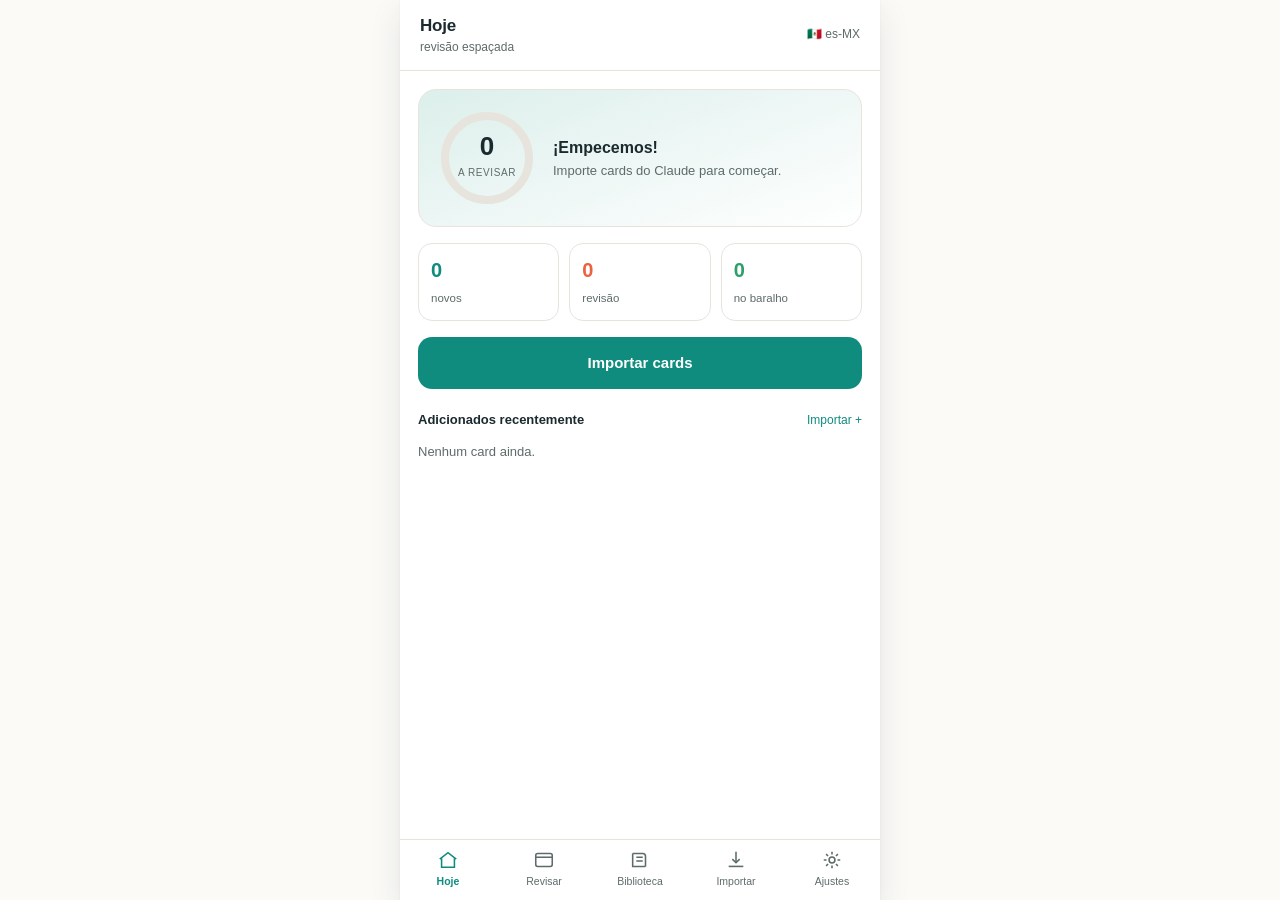
<file: spanish_review/index.html>
<!doctype html>
<html lang="pt-BR">
<head>
<meta charset="utf-8">
<meta name="viewport" content="width=device-width, initial-scale=1, viewport-fit=cover">
<meta name="theme-color" content="#0F8C7E">
<title>Revisão de Espanhol</title>
<link rel="manifest" href="manifest.webmanifest">
<link rel="icon" href="icon.svg" type="image/svg+xml">
<link rel="apple-touch-icon" href="icon.svg">
<link rel="stylesheet" href="styles.css">
</head>
<body>
<div class="app">
  <header class="appbar">
    <div>
      <div class="title" id="bar-title">Hoje</div>
      <div class="sub" id="bar-sub">revisão espaçada</div>
    </div>
    <div class="variant" id="variant-lbl">🇲🇽 es-MX</div>
  </header>

  <div class="screenwrap">
    <!-- HOJE -->
    <section class="screen active" id="s-hoje">
      <div class="hero">
        <div class="ring">
          <svg width="96" height="96" viewBox="0 0 96 96">
            <circle cx="48" cy="48" r="42" stroke="var(--line)" stroke-width="8" fill="none"></circle>
            <circle id="ring-arc" cx="48" cy="48" r="42" stroke="var(--accent)" stroke-width="8" fill="none"
                    stroke-linecap="round" stroke-dasharray="264" stroke-dashoffset="264"></circle>
          </svg>
          <div class="num"><b id="ring-due">0</b><small>a revisar</small></div>
        </div>
        <div class="h-txt">
          <h3 id="hoje-greet">¡Hola!</h3>
          <p id="hoje-msg">Nada para revisar agora.</p>
          <span class="streak" id="streak">🔥 <span id="streak-n">0</span> dias</span>
        </div>
      </div>

      <div class="statrow">
        <div class="stat new"><b id="st-new">0</b><span>novos</span></div>
        <div class="stat due"><b id="st-due">0</b><span>revisão</span></div>
        <div class="stat done"><b id="st-total">0</b><span>no baralho</span></div>
      </div>

      <button class="btn" id="hoje-review" onclick="go('revisar')">▶ Revisar</button>

      <div class="minihdr"><h4>Adicionados recentemente</h4><a onclick="go('importar')">Importar +</a></div>
      <div id="hoje-recent"></div>
    </section>

    <!-- REVISAR -->
    <section class="screen" id="s-revisar">
      <div id="rev-live" class="hidden">
        <div class="progress"><i id="prog" style="width:0%"></i></div>
        <div class="revmeta"><span id="rev-count">Card 1</span><span id="rev-left"></span></div>
        <div class="card" id="card"></div>
        <button class="btn showbtn" id="showbtn" onclick="revealCard()">Mostrar resposta</button>
        <div class="grades hidden" id="grades">
          <button class="grade again" onclick="grade('again')"><b>Errei</b><small data-g="again">–</small></button>
          <button class="grade hard" onclick="grade('hard')"><b>Difícil</b><small data-g="hard">–</small></button>
          <button class="grade good" onclick="grade('good')"><b>Bom</b><small data-g="good">–</small></button>
          <button class="grade easy" onclick="grade('easy')"><b>Fácil</b><small data-g="easy">–</small></button>
        </div>
      </div>
      <div class="done-state hidden" id="rev-done">
        <div class="big">🎉</div>
        <h3>¡Terminado por hoy!</h3>
        <p id="rev-done-msg">Você revisou tudo que vencia hoje.</p>
        <button class="btn ghost" onclick="go('hoje')">Voltar ao início</button>
      </div>
      <div class="empty-state hidden" id="rev-empty">
        <div class="big">🌵</div>
        <h3>Nada para revisar</h3>
        <p>Sem cards vencendo agora. Importe do Claude ou volte mais tarde.</p>
        <button class="btn ghost" onclick="go('importar')">Importar cards</button>
      </div>
    </section>

    <!-- BIBLIOTECA -->
    <section class="screen" id="s-biblioteca">
      <div class="search">
        <svg viewBox="0 0 24 24"><circle cx="11" cy="11" r="7"></circle><path d="M20 20l-4-4"></path></svg>
        <input id="libsearch" placeholder="Buscar palavra ou tradução…" oninput="renderLib()">
      </div>
      <div class="filters">
        <button class="fchip on" data-f="todos" onclick="setFilter(this)">Todos</button>
        <button class="fchip" data-f="vocab" onclick="setFilter(this)">Vocabulário</button>
        <button class="fchip" data-f="correcao" onclick="setFilter(this)">Correções</button>
        <button class="fchip" data-f="due" onclick="setFilter(this)">Vencendo</button>
      </div>
      <div class="libhdr" id="libhdr">0 cards</div>
      <div id="liblist"></div>
    </section>

    <!-- IMPORTAR -->
    <section class="screen" id="s-importar">
      <div class="callout"><div>💬</div><div>No fim do treino por voz, peça <b>"exporta"</b> ao Claude e cole o bloco aqui.</div></div>
      <ol class="steps">
        <li>Treine a conversa por voz no Claude</li>
        <li>Digite <b>exporta</b> — ele gera um bloco</li>
        <li>Cole abaixo e toque em <b>Analisar</b></li>
      </ol>
      <textarea id="paste" spellcheck="false" placeholder="Cole aqui o bloco do Claude (uma linha por card, separado por tabulação)…"></textarea>
      <button class="btn ghost" style="margin-top:12px" onclick="analyze()">Analisar bloco</button>
      <div class="preview hidden" id="preview">
        <div class="head"><span>Encontrados:</span><span class="chip vocab" id="pv-voc">0 vocab</span><span class="chip correcao" id="pv-cor">0 correções</span></div>
        <div id="pv-list"></div>
        <button class="btn" id="pv-import" style="margin-top:14px" onclick="doImport()">Importar</button>
      </div>
    </section>

    <!-- AJUSTES -->
    <section class="screen" id="s-ajustes">
      <div class="group">
        <div class="glabel">Idioma</div>
        <div class="grow"><div class="lab"><b>Variante do espanhol</b><span>voz e exemplos</span></div>
          <div class="val"><div class="seg" id="seg-variant">
            <button data-v="es-MX">es-MX</button><button data-v="es-ES">es-ES</button><button data-v="es-AR">es-AR</button>
          </div></div></div>
        <div class="grow"><div class="lab"><b>Explicações</b><span>idioma das correções</span></div><div class="val">Português</div></div>
      </div>
      <div class="group">
        <div class="glabel">Revisão</div>
        <div class="grow"><div class="lab"><b>Novos por dia</b></div><div class="val"><div class="stepper">
          <button onclick="stepNew(-1)">−</button><b id="newn">10</b><button onclick="stepNew(1)">+</button></div></div></div>
        <div class="grow"><div class="lab"><b>Tocar áudio ao revelar</b></div><div class="val"><div class="seg" id="seg-audio">
          <button data-a="1">Sim</button><button data-a="0">Não</button></div></div></div>
        <div class="grow"><div class="lab"><b>Direção do vocabulário</b><span>o que aparece na frente</span></div><div class="val"><div class="seg" id="seg-dir">
          <button data-d="es-pt">ES→PT</button><button data-d="pt-es">PT→ES</button><button data-d="ambos">Ambos</button></div></div></div>
      </div>
      <div class="group" id="drive-group">
        <div class="glabel">Google Drive — 1 clique (via Apps Script)</div>
        <div class="grow block">
          <div class="search" style="margin:0 0 8px"><svg viewBox="0 0 24 24"><path d="M9 17H7A5 5 0 017 7h2"></path><path d="M15 7h2a5 5 0 010 10h-2"></path><path d="M8 12h8"></path></svg>
            <input id="drive-url" placeholder="URL do endpoint do Apps Script (…/exec)" spellcheck="false"></div>
          <div class="search" style="margin:0 0 10px"><svg viewBox="0 0 24 24"><rect x="5" y="11" width="14" height="9" rx="2"></rect><path d="M8 11V8a4 4 0 018 0v3"></path></svg>
            <input id="drive-token" placeholder="Token (senha do endpoint)" spellcheck="false"></div>
          <div style="display:grid;grid-template-columns:1fr 1fr;gap:8px">
            <button class="btn ghost" onclick="driveImport()">↓ Importar</button>
            <button class="btn" onclick="driveExport()">↑ Exportar</button>
          </div>
        </div>
        <div class="grow"><div class="lab"><b>Última sincronização</b></div><div class="val" id="drive-last">nunca</div></div>
      </div>
      <div class="group">
        <div class="glabel">Backup manual &amp; portabilidade</div>
        <div class="grow"><div class="lab"><b>Exportar para Anki</b><span>arquivo .csv</span></div><div class="val"><button class="link-btn" onclick="exportAnki()">Exportar</button></div></div>
        <div class="grow"><div class="lab"><b>Backup (JSON)</b><span>inclui o agendamento SRS</span></div><div class="val"><button class="link-btn" onclick="exportJSON()">Exportar</button></div></div>
        <div class="grow"><div class="lab"><b>Restaurar backup</b><span>de um arquivo .json</span></div><div class="val"><button class="link-btn" onclick="document.getElementById('restore-file').click()">Importar</button></div></div>
      </div>
      <div class="grow" style="border:1px solid var(--line);border-radius:14px;background:var(--surface)">
        <div class="lab"><b><span id="storage-n">0</span> cards</b><span>neste aparelho · <button class="link-btn" style="font-weight:400" onclick="toggleTheme()">alternar tema</button></span></div>
        <div class="val">💾 offline</div>
      </div>
      <input type="file" id="restore-file" accept=".json,application/json" class="hidden" onchange="restoreJSON(event)">
      <p class="foot">Dados guardados só neste dispositivo. Faça backup no Drive ou em arquivo.</p>
    </section>
  </div>

  <nav class="tabbar">
    <button class="tab active" id="t-hoje" onclick="go('hoje')">
      <svg viewBox="0 0 24 24"><path d="M3 11l9-7 9 7"></path><path d="M5 10v10h14V10"></path></svg>Hoje</button>
    <button class="tab" id="t-revisar" onclick="go('revisar')">
      <svg viewBox="0 0 24 24"><rect x="3" y="5" width="18" height="14" rx="2"></rect><path d="M3 9h18"></path></svg>Revisar</button>
    <button class="tab" id="t-biblioteca" onclick="go('biblioteca')">
      <svg viewBox="0 0 24 24"><path d="M4 5h11a3 3 0 013 3v11"></path><path d="M4 5v14h14"></path><path d="M8 9h7M8 13h7"></path></svg>Biblioteca</button>
    <button class="tab" id="t-importar" onclick="go('importar')">
      <svg viewBox="0 0 24 24"><path d="M12 3v12"></path><path d="M8 11l4 4 4-4"></path><path d="M4 19h16"></path></svg>Importar</button>
    <button class="tab" id="t-ajustes" onclick="go('ajustes')">
      <svg viewBox="0 0 24 24"><circle cx="12" cy="12" r="3.2"></circle><path d="M12 3v3M12 18v3M3 12h3M18 12h3M5.6 5.6l2.1 2.1M16.3 16.3l2.1 2.1M18.4 5.6l-2.1 2.1M7.7 16.3l-2.1 2.1"></path></svg>Ajustes</button>
  </nav>
</div>

<div class="toast" id="toast"></div>

<script src="srs.js"></script>
<script src="app.js"></script>
</body>
</html>
</file>
<file: spanish_review/styles.css>
:root{
  --bg:#FBFAF7; --surface:#FFFFFF; --surface-2:#F3F1EB;
  --ink:#1B2A2E; --muted:#5E6B6A; --line:#E7E4DD;
  --accent:#0F8C7E; --accent-ink:#0a5f56; --accent-soft:#DCEFEB;
  --warm:#E9633F; --warm-soft:#FBE3DB;
  --again:#D64545; --hard:#D9861F; --good:#2E9E6B; --easy:#3B82C4;
  --shadow:0 1px 2px rgba(27,42,46,.06),0 12px 30px rgba(27,42,46,.10);
  --radius:18px;
  --ui:-apple-system,BlinkMacSystemFont,"Segoe UI",Roboto,Helvetica,Arial,sans-serif;
  --serif:Georgia,"Iowan Old Style","Times New Roman",serif;
}
@media (prefers-color-scheme:dark){
  :root{
    --bg:#0E1518; --surface:#172126; --surface-2:#1E2A30;
    --ink:#EAF0EE; --muted:#94A4A2; --line:#26343A;
    --accent:#2FB6A4; --accent-ink:#9be6db; --accent-soft:#123832;
    --warm:#F2795A; --warm-soft:#3A241E;
    --again:#E36A6A; --hard:#E0A24A; --good:#4FBE88; --easy:#5FA0DA;
    --shadow:0 1px 2px rgba(0,0,0,.3),0 14px 34px rgba(0,0,0,.45);
  }
}
:root[data-theme="light"]{
  --bg:#FBFAF7; --surface:#FFFFFF; --surface-2:#F3F1EB;
  --ink:#1B2A2E; --muted:#5E6B6A; --line:#E7E4DD;
  --accent:#0F8C7E; --accent-ink:#0a5f56; --accent-soft:#DCEFEB;
  --warm:#E9633F; --warm-soft:#FBE3DB;
  --again:#D64545; --hard:#D9861F; --good:#2E9E6B; --easy:#3B82C4;
  --shadow:0 1px 2px rgba(27,42,46,.06),0 12px 30px rgba(27,42,46,.10);
}
:root[data-theme="dark"]{
  --bg:#0E1518; --surface:#172126; --surface-2:#1E2A30;
  --ink:#EAF0EE; --muted:#94A4A2; --line:#26343A;
  --accent:#2FB6A4; --accent-ink:#9be6db; --accent-soft:#123832;
  --warm:#F2795A; --warm-soft:#3A241E;
  --again:#E36A6A; --hard:#E0A24A; --good:#4FBE88; --easy:#5FA0DA;
  --shadow:0 1px 2px rgba(0,0,0,.3),0 14px 34px rgba(0,0,0,.45);
}

*{box-sizing:border-box}
html,body{height:100%}
body{
  margin:0;background:var(--bg);color:var(--ink);font-family:var(--ui);
  -webkit-font-smoothing:antialiased;line-height:1.45;
}
button{font-family:inherit}

/* App shell: ocupa a tela; no desktop centraliza com largura máxima. */
.app{max-width:480px;margin:0 auto;min-height:100%;display:flex;flex-direction:column;
  background:var(--surface);position:relative;box-shadow:var(--shadow)}
@media (min-width:520px){.app{min-height:100vh}}

.appbar{padding:14px 20px;display:flex;align-items:center;justify-content:space-between;
  border-bottom:1px solid var(--line);position:sticky;top:0;background:var(--surface);z-index:3}
.appbar .title{font-size:17px;font-weight:700;letter-spacing:-.01em}
.appbar .sub{font-size:12px;color:var(--muted)}
.variant{font-size:12px;color:var(--muted)}

.screenwrap{flex:1;overflow-y:auto;overflow-x:hidden;-webkit-overflow-scrolling:touch}
.screen{display:none;padding:18px 18px 28px;animation:fade .25s ease}
.screen.active{display:block}
@keyframes fade{from{opacity:0;transform:translateY(4px)}to{opacity:1;transform:none}}
@media (prefers-reduced-motion:reduce){.screen,.reveal{animation:none!important}}

.tabbar{display:grid;grid-template-columns:repeat(5,1fr);border-top:1px solid var(--line);
  background:var(--surface);position:sticky;bottom:0;z-index:3;padding-bottom:env(safe-area-inset-bottom)}
.tab{border:0;background:none;color:var(--muted);font:inherit;font-size:10.5px;padding:9px 2px 11px;
  cursor:pointer;display:flex;flex-direction:column;align-items:center;gap:3px}
.tab svg{width:22px;height:22px;stroke:currentColor;fill:none;stroke-width:1.7}
.tab.active{color:var(--accent);font-weight:600}
.tab:focus-visible{outline:2px solid var(--accent);outline-offset:-3px;border-radius:8px}

.muted{color:var(--muted)}
h2.sh{font-size:15px;margin:2px 0 14px;letter-spacing:-.01em}

/* HOJE */
.hero{background:linear-gradient(160deg,var(--accent-soft),var(--surface));border:1px solid var(--line);
  border-radius:var(--radius);padding:20px;display:flex;gap:18px;align-items:center;margin-bottom:16px}
.ring{width:96px;height:96px;flex:0 0 auto;position:relative;display:grid;place-items:center}
.ring svg{transform:rotate(-90deg)}
.ring .num{position:absolute;text-align:center}
.ring .num b{font-size:26px;display:block;line-height:1;font-variant-numeric:tabular-nums}
.ring .num small{font-size:10px;color:var(--muted);text-transform:uppercase;letter-spacing:.06em}
.hero .h-txt h3{margin:0 0 3px;font-size:16px}
.hero .h-txt p{margin:0;font-size:13px;color:var(--muted)}
.streak{display:inline-flex;gap:6px;align-items:center;margin-top:9px;background:var(--warm-soft);color:var(--warm);
  padding:4px 10px;border-radius:999px;font-size:12.5px;font-weight:700}

.statrow{display:grid;grid-template-columns:repeat(3,1fr);gap:10px;margin-bottom:16px}
.stat{background:var(--surface);border:1px solid var(--line);border-radius:14px;padding:12px}
.stat b{font-size:20px;font-variant-numeric:tabular-nums;display:block}
.stat span{font-size:11.5px;color:var(--muted)}
.stat.new b{color:var(--accent)} .stat.due b{color:var(--warm)} .stat.done b{color:var(--good)}

.btn{display:flex;align-items:center;justify-content:center;gap:8px;width:100%;border:0;border-radius:14px;
  background:var(--accent);color:#fff;font:inherit;font-weight:700;font-size:15px;padding:15px;cursor:pointer}
.btn:hover{filter:brightness(1.05)} .btn:focus-visible{outline:2px solid var(--ink);outline-offset:2px}
.btn.ghost{background:var(--surface);color:var(--ink);border:1px solid var(--line)}
.btn.ghost:hover{border-color:var(--accent)}
.btn[disabled]{opacity:.5;cursor:default;filter:none}

.minihdr{display:flex;justify-content:space-between;align-items:center;margin:22px 0 10px}
.minihdr h4{margin:0;font-size:13px} .minihdr a{font-size:12px;color:var(--accent);text-decoration:none;cursor:pointer}
.libitem{display:flex;gap:10px;align-items:center;padding:11px 12px;border:1px solid var(--line);border-radius:12px;margin-bottom:8px;background:var(--surface)}
.chip{font-size:10px;font-weight:700;padding:2px 7px;border-radius:6px;text-transform:uppercase;letter-spacing:.04em;flex:0 0 auto}
.chip.vocab,.chip.voc{background:var(--accent-soft);color:var(--accent-ink)}
.chip.correcao,.chip.cor{background:var(--warm-soft);color:var(--warm)}
.libitem .es{font-family:var(--serif);font-size:15px}
.libitem .pt{font-size:12px;color:var(--muted)}
.libitem .due{margin-left:auto;font-size:11px;color:var(--muted);white-space:nowrap}

/* REVISAR */
.progress{height:6px;border-radius:999px;background:var(--surface-2);overflow:hidden;margin-bottom:16px}
.progress i{display:block;height:100%;background:var(--accent);transition:width .3s ease}
.revmeta{display:flex;justify-content:space-between;font-size:12px;color:var(--muted);margin-bottom:10px;font-variant-numeric:tabular-nums}
.card{background:var(--surface);border:1px solid var(--line);border-radius:var(--radius);box-shadow:var(--shadow);
  padding:26px 22px;min-height:280px;display:flex;flex-direction:column}
.card .type{font-size:10.5px;font-weight:800;letter-spacing:.08em;text-transform:uppercase;margin-bottom:14px}
.card.vocab .type{color:var(--accent)} .card.correcao .type{color:var(--warm)}
.dirtag{font-size:10px;font-weight:700;letter-spacing:.03em;color:var(--muted);border:1px solid var(--line);border-radius:6px;padding:2px 6px;margin-left:8px}
.front{flex:1;display:flex;flex-direction:column;justify-content:center;align-items:flex-start;gap:12px}
.headword{font-family:var(--serif);font-size:34px;line-height:1.1;letter-spacing:-.01em}
.prompt-lbl{font-size:12px;color:var(--muted)}
.said{font-family:var(--serif);font-size:23px;line-height:1.25;color:var(--again)}
.said .strike{text-decoration:line-through;text-decoration-color:var(--again);opacity:.85}
.audiobtn{display:inline-flex;gap:8px;align-items:center;border:1px solid var(--line);background:var(--surface-2);
  color:var(--ink);border-radius:999px;padding:8px 14px;font:inherit;font-size:13px;cursor:pointer}
.audiobtn:hover{border-color:var(--warm);color:var(--warm)}
.audiobtn svg{width:16px;height:16px;fill:currentColor}

.reveal{border-top:1px dashed var(--line);margin-top:18px;padding-top:16px;animation:fade .25s ease}
.reveal .ans{font-family:var(--serif);font-size:22px;color:var(--good);margin-bottom:10px}
.reveal .row{display:flex;gap:8px;margin-bottom:9px;font-size:14px}
.reveal .row .k{color:var(--muted);flex:0 0 76px;font-size:12.5px;padding-top:1px}
.reveal .ex{font-family:var(--serif);font-style:italic}
.hidden{display:none!important}

.showbtn{margin-top:16px}
.grades{display:grid;grid-template-columns:repeat(4,1fr);gap:8px;margin-top:16px}
.grade{border:1px solid var(--line);background:var(--surface);border-radius:12px;padding:10px 4px;cursor:pointer;font:inherit;
  display:flex;flex-direction:column;align-items:center;gap:3px}
.grade b{font-size:13px} .grade small{font-size:10.5px;color:var(--muted);font-variant-numeric:tabular-nums}
.grade:hover{transform:translateY(-1px)}
.grade.again{border-color:var(--again)} .grade.again b{color:var(--again)}
.grade.hard{border-color:var(--hard)} .grade.hard b{color:var(--hard)}
.grade.good{border-color:var(--good)} .grade.good b{color:var(--good)}
.grade.easy{border-color:var(--easy)} .grade.easy b{color:var(--easy)}

.empty-state,.done-state{text-align:center;padding:48px 14px}
.empty-state .big,.done-state .big{font-size:40px;margin-bottom:10px}
.empty-state h3,.done-state h3{margin:0 0 6px}
.empty-state p,.done-state p{color:var(--muted);font-size:14px;margin:0 0 20px}

/* BIBLIOTECA */
.search{display:flex;align-items:center;gap:8px;border:1px solid var(--line);background:var(--surface);border-radius:12px;padding:9px 12px;margin-bottom:12px}
.search input{border:0;background:none;color:var(--ink);font:inherit;font-size:14px;width:100%;outline:none}
.search svg{width:16px;height:16px;stroke:var(--muted);fill:none;stroke-width:1.8;flex:0 0 auto}
.filters{display:flex;gap:7px;overflow-x:auto;padding-bottom:4px;margin-bottom:8px}
.fchip{flex:0 0 auto;border:1px solid var(--line);background:var(--surface);color:var(--muted);border-radius:999px;padding:6px 13px;font:inherit;font-size:12.5px;cursor:pointer}
.fchip.on{background:var(--ink);color:var(--bg);border-color:var(--ink);font-weight:600}
.libhdr{font-size:12px;color:var(--muted);margin:4px 2px 10px;font-variant-numeric:tabular-nums}
.lib2{display:flex;gap:10px;align-items:center;padding:12px;border:1px solid var(--line);border-radius:12px;margin-bottom:8px;background:var(--surface)}
.lib2 .body{flex:1;min-width:0}
.lib2 .es{font-family:var(--serif);font-size:15px}
.lib2 .pt{font-size:12px;color:var(--muted);white-space:nowrap;overflow:hidden;text-overflow:ellipsis}
.lib2 .meta{display:flex;align-items:center;gap:6px;margin-top:3px}
.lib2 .st{font-size:10.5px;color:var(--muted);font-variant-numeric:tabular-nums}
.dot{width:7px;height:7px;border-radius:999px;flex:0 0 auto}
.dot.due{background:var(--warm)} .dot.ok{background:var(--good)} .dot.new{background:var(--accent)}
.kebab{border:0;background:none;color:var(--muted);cursor:pointer;font-size:18px;line-height:1;padding:4px 6px;border-radius:8px}
.kebab:hover{background:var(--surface-2);color:var(--ink)}

/* IMPORTAR */
.callout{display:flex;gap:10px;background:var(--surface-2);border:1px solid var(--line);border-radius:12px;padding:12px 14px;margin-bottom:14px;font-size:12.5px;color:var(--muted)}
.callout b{color:var(--ink)}
.steps{counter-reset:s;margin:0 0 14px;padding:0;list-style:none;display:flex;flex-direction:column;gap:8px}
.steps li{position:relative;padding-left:30px;font-size:13px}
.steps li::before{counter-increment:s;content:counter(s);position:absolute;left:0;top:-1px;width:21px;height:21px;
  background:var(--accent);color:#fff;border-radius:999px;font-size:12px;font-weight:700;display:grid;place-items:center}
textarea{width:100%;min-height:120px;resize:vertical;border:1px solid var(--line);border-radius:12px;background:var(--surface);
  color:var(--ink);font-family:ui-monospace,SFMono-Regular,Menlo,Consolas,monospace;font-size:12px;padding:12px;line-height:1.5}
textarea:focus-visible{outline:2px solid var(--accent);outline-offset:1px;border-color:var(--accent)}
.preview{margin-top:12px;border:1px solid var(--line);border-radius:12px;padding:12px;background:var(--surface)}
.preview .head{display:flex;gap:8px;align-items:center;margin-bottom:10px;font-size:13px;font-weight:600;flex-wrap:wrap}
.pv-row{display:flex;gap:9px;align-items:center;padding:7px 0;border-top:1px solid var(--line);font-size:12.5px}
.pv-row .es{font-family:var(--serif)}
.pv-row .arrow{color:var(--muted)}
.pv-row.dup{opacity:.5}
.pv-row .dupflag{margin-left:auto;font-size:10px;color:var(--muted)}

/* AJUSTES */
.group{border:1px solid var(--line);border-radius:14px;background:var(--surface);overflow:hidden;margin-bottom:16px}
.group .glabel{font-size:11px;letter-spacing:.07em;text-transform:uppercase;color:var(--muted);padding:12px 14px 4px}
.grow{display:flex;justify-content:space-between;align-items:center;gap:12px;padding:13px 14px;border-top:1px solid var(--line)}
.grow.block{display:block}
.grow:first-of-type{border-top:0}
.grow .lab b{font-size:13.5px;display:block} .grow .lab span{font-size:12px;color:var(--muted)}
.grow .val{font-size:13px;color:var(--muted);display:flex;gap:8px;align-items:center}
.seg{display:inline-flex;border:1px solid var(--line);border-radius:9px;overflow:hidden}
.seg button{border:0;background:var(--surface);color:var(--muted);font:inherit;font-size:12px;padding:6px 11px;cursor:pointer}
.seg button.on{background:var(--accent);color:#fff;font-weight:600}
.link-btn{border:0;background:none;color:var(--accent);font:inherit;font-size:13px;font-weight:600;cursor:pointer;padding:0}
.stepper{display:inline-flex;align-items:center;gap:2px;border:1px solid var(--line);border-radius:9px}
.stepper button{border:0;background:var(--surface);color:var(--ink);width:30px;height:30px;font-size:16px;cursor:pointer}
.stepper b{min-width:26px;text-align:center;font-variant-numeric:tabular-nums;font-size:13px}

.toast{position:fixed;left:50%;bottom:84px;transform:translateX(-50%) translateY(10px);background:var(--ink);color:var(--bg);
  padding:10px 16px;border-radius:999px;font-size:13px;opacity:0;pointer-events:none;transition:.25s;white-space:nowrap;z-index:20;box-shadow:var(--shadow)}
.toast.show{opacity:1;transform:translateX(-50%) translateY(0)}
.foot{margin-top:24px;text-align:center;color:var(--muted);font-size:12px}
</file>
